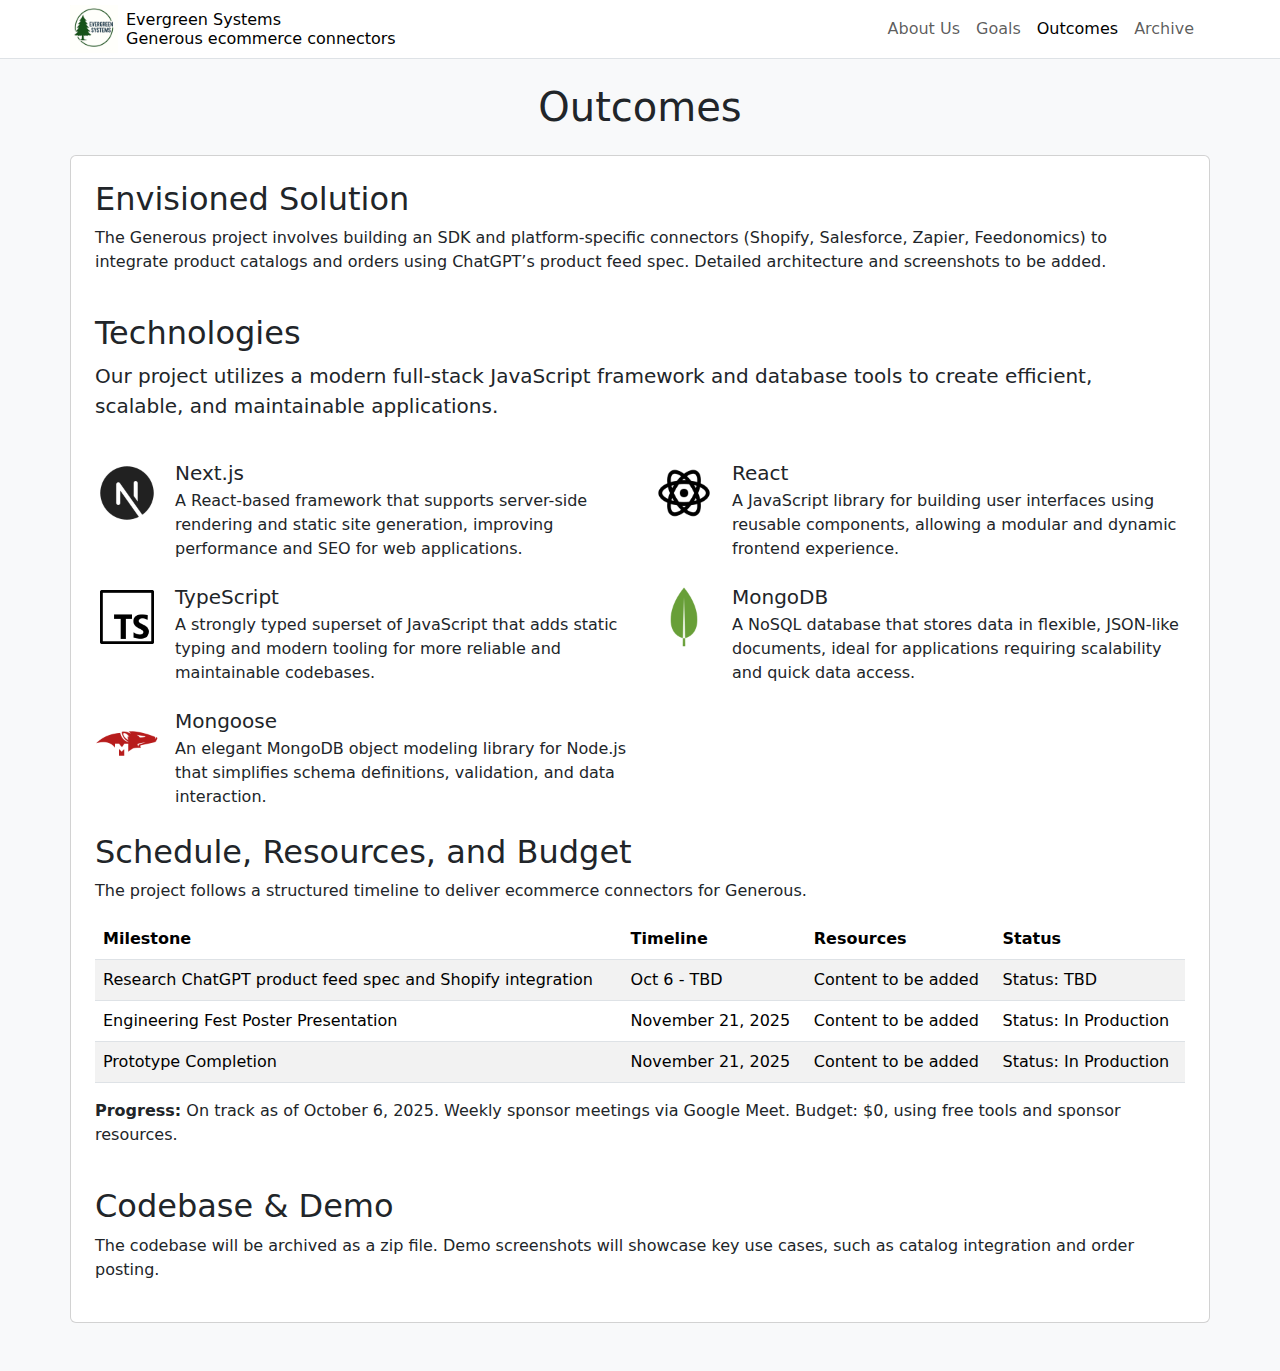
<file: index.html>
<!DOCTYPE html>
<html lang="en">
  <head>
    <meta charset="UTF-8">
    <title>Outcomes - Evergreen Systems</title>
    <meta name="viewport" content="width=device-width,initial-scale=1">
    <link rel="icon" href="../favicon.ico">

    <!-- Bootstrap CSS -->
    <link href="../bootstrap-5.3.8/dist/css/bootstrap.min.css" rel="stylesheet">

    <!-- Project-specific styles -->
    <link href="index.css" rel="stylesheet">
  </head>

  <body class="bg-light">

    <!-- ================================================================
         HEADER + NAVIGATION
         ----------------------------------------------------------------
         Includes Evergreen Systems logo, description, and navigation
         links to site sections: About Us, Goals, Outcomes, Archive.
         ================================================================= -->
    <header class="border-bottom bg-white mb-4">
      <nav class="navbar navbar-expand-md navbar-light container py-0">

        <!-- Brand: logo + text -->
        <a class="navbar-brand d-flex align-items-center gap-2" href="../">
          <img class="d-flex" src="../images/logo.webp"
               id="team-logo" alt="Evergreen Systems Logo"
               style="height:48px;">
          <span class="h6 mb-0 fw-normal">
            <div>Evergreen Systems</div>
            <div>Generous ecommerce connectors</div>
          </span>
        </a>

        <!-- Mobile navbar toggle button -->
        <button class="navbar-toggler border-0" type="button"
                data-bs-toggle="collapse" data-bs-target="#mainNav">
          <span class="navbar-toggler-icon"></span>
        </button>

        <!-- Navigation links -->
        <div class="collapse navbar-collapse" id="mainNav">
          <ul class="navbar-nav ms-auto px-2">
            <li class="nav-item">
              <a class="nav-link" href="../about-us">About Us</a>
            </li>
            <li class="nav-item">
              <a class="nav-link" href="../goals">Goals</a>
            </li>
            <li class="nav-item">
              <a class="nav-link active" href="../outcomes">Outcomes</a>
            </li>
            <li class="nav-item">
              <a class="nav-link" href="../archive">Archive</a>
            </li>
          </ul>
        </div>

      </nav>
    </header>

    <!-- ================================================================
         MAIN CONTENT AREA
         ----------------------------------------------------------------
         Contains the Outcomes page title and project-specific sections.
         Each section is inside a Bootstrap card for consistent spacing.
         ================================================================= -->
    <main class="container pb-5">

      <!-- Page title -->
      <h1 class="h1 text-center mb-4">Outcomes</h1>

      <!-- Card container for all content -->
      <section class="row">
        <div class="card p-4">

          <!-- ----------------------------------------------------------
               SECTION: Envisioned Solution
               ---------------------------------------------------------- -->
          <div class="mb-4">
            <h2>Envisioned Solution</h2>
            <p>
              The Generous project involves building an SDK and platform-specific
              connectors (Shopify, Salesforce, Zapier, Feedonomics) to integrate
              product catalogs and orders using ChatGPT’s product feed spec.
              Detailed architecture and screenshots to be added.
            </p>
          </div>

          <!-- ----------------------------------------------------------
               SECTION: Technologies
               ---------------------------------------------------------- -->
          <div class="mb-4">
            <h2>Technologies</h2>
            <p class="lead">
              Our project utilizes a modern full-stack JavaScript framework and database tools
              to create efficient, scalable, and maintainable applications.
            </p>

            <div class="row row-cols-1 row-cols-md-2 g-4 mt-3">

              <!-- Next.js -->
              <div class="col">
                <div class="d-flex align-items-start gap-3">
                  <img src="../images/nextjs-placeholder.png" alt="Next.js logo"
                      style="width:64px; height:64px; object-fit:contain;">
                  <div>
                    <h5 class="mb-1">Next.js</h5>
                    <p class="mb-0">
                      A React-based framework that supports server-side rendering and static site generation,
                      improving performance and SEO for web applications.
                    </p>
                  </div>
                </div>
              </div>

              <!-- React -->
              <div class="col">
                <div class="d-flex align-items-start gap-3">
                  <img src="../images/react-placeholder.png" alt="React logo"
                      style="width:64px; height:64px; object-fit:contain;">
                  <div>
                    <h5 class="mb-1">React</h5>
                    <p class="mb-0">
                      A JavaScript library for building user interfaces using reusable components,
                      allowing a modular and dynamic frontend experience.
                    </p>
                  </div>
                </div>
              </div>

              <!-- TypeScript -->
              <div class="col">
                <div class="d-flex align-items-start gap-3">
                  <img src="../images/typescript-placeholder.png" alt="TypeScript logo"
                      style="width:64px; height:64px; object-fit:contain;">
                  <div>
                    <h5 class="mb-1">TypeScript</h5>
                    <p class="mb-0">
                      A strongly typed superset of JavaScript that adds static typing and modern
                      tooling for more reliable and maintainable codebases.
                    </p>
                  </div>
                </div>
              </div>

              <!-- MongoDB -->
              <div class="col">
                <div class="d-flex align-items-start gap-3">
                  <img src="../images/mongodb-placeholder.png" alt="MongoDB logo"
                      style="width:64px; height:64px; object-fit:contain;">
                  <div>
                    <h5 class="mb-1">MongoDB</h5>
                    <p class="mb-0">
                      A NoSQL database that stores data in flexible, JSON-like documents,
                      ideal for applications requiring scalability and quick data access.
                    </p>
                  </div>
                </div>
              </div>

              <!-- Mongoose -->
              <div class="col">
                <div class="d-flex align-items-start gap-3">
                  <img src="../images/mongoose-placeholder.png" alt="Mongoose logo"
                      style="width:64px; height:64px; object-fit:contain;">
                  <div>
                    <h5 class="mb-1">Mongoose</h5>
                    <p class="mb-0">
                      An elegant MongoDB object modeling library for Node.js that simplifies schema
                      definitions, validation, and data interaction.
                    </p>
                  </div>
                </div>
              </div>

            </div>
          </div>

          <!-- ----------------------------------------------------------
               SECTION: Schedule, Resources, and Budget
               ---------------------------------------------------------- -->
          <div class="mb-4">
            <h2>Schedule, Resources, and Budget</h2>

            <p>
              The project follows a structured timeline to deliver ecommerce connectors for Generous.
            </p>

            <!-- Table for milestone tracking -->
            <table class="table table-striped">
              <thead>
                <tr>
                  <th>Milestone</th>
                  <th>Timeline</th>
                  <th>Resources</th>
                  <th>Status</th>
                </tr>
              </thead>
              <tbody>
                <tr>
                  <td>
                    Research ChatGPT product feed spec and Shopify integration
                  </td>
                  <td>Oct 6 - TBD </td>
                  <td>Content to be added</td>
                  <td>Status: TBD</td>
                </tr>
                <tr>
                  <td>
                    Engineering Fest Poster Presentation
                  </td>
                  <td>November 21, 2025</td>
                  <td>Content to be added</td>
                  <td>Status: In Production</td>
                </tr>
                <tr>
                  <td>
                    Prototype Completion
                  </td>
                  <td>November 21, 2025</td>
                  <td>Content to be added</td>
                  <td>Status: In Production</td>
                </tr>
              </tbody>
            </table>

            <p>
              <strong>Progress:</strong> On track as of October 6, 2025.
              Weekly sponsor meetings via Google Meet. Budget: $0,
              using free tools and sponsor resources.
            </p>
          </div>

          <!-- ----------------------------------------------------------
               SECTION: Codebase & Demo
               ---------------------------------------------------------- -->
          <div>
            <h2>Codebase & Demo</h2>
            <p>
              The codebase will be archived as a zip file. Demo screenshots
              will showcase key use cases, such as catalog integration and
              order posting.
            </p>
          </div>

        </div> <!-- End of card -->
      </section> <!-- End of content section -->

    </main>

    <!-- ================================================================
         SCRIPTS
         ----------------------------------------------------------------
         Loads Bootstrap JS bundle for collapsible navigation functionality.
         ================================================================= -->
    <script src="../bootstrap-5.3.8/dist/js/bootstrap.bundle.min.js"></script>
  </body>
</html>
</file>
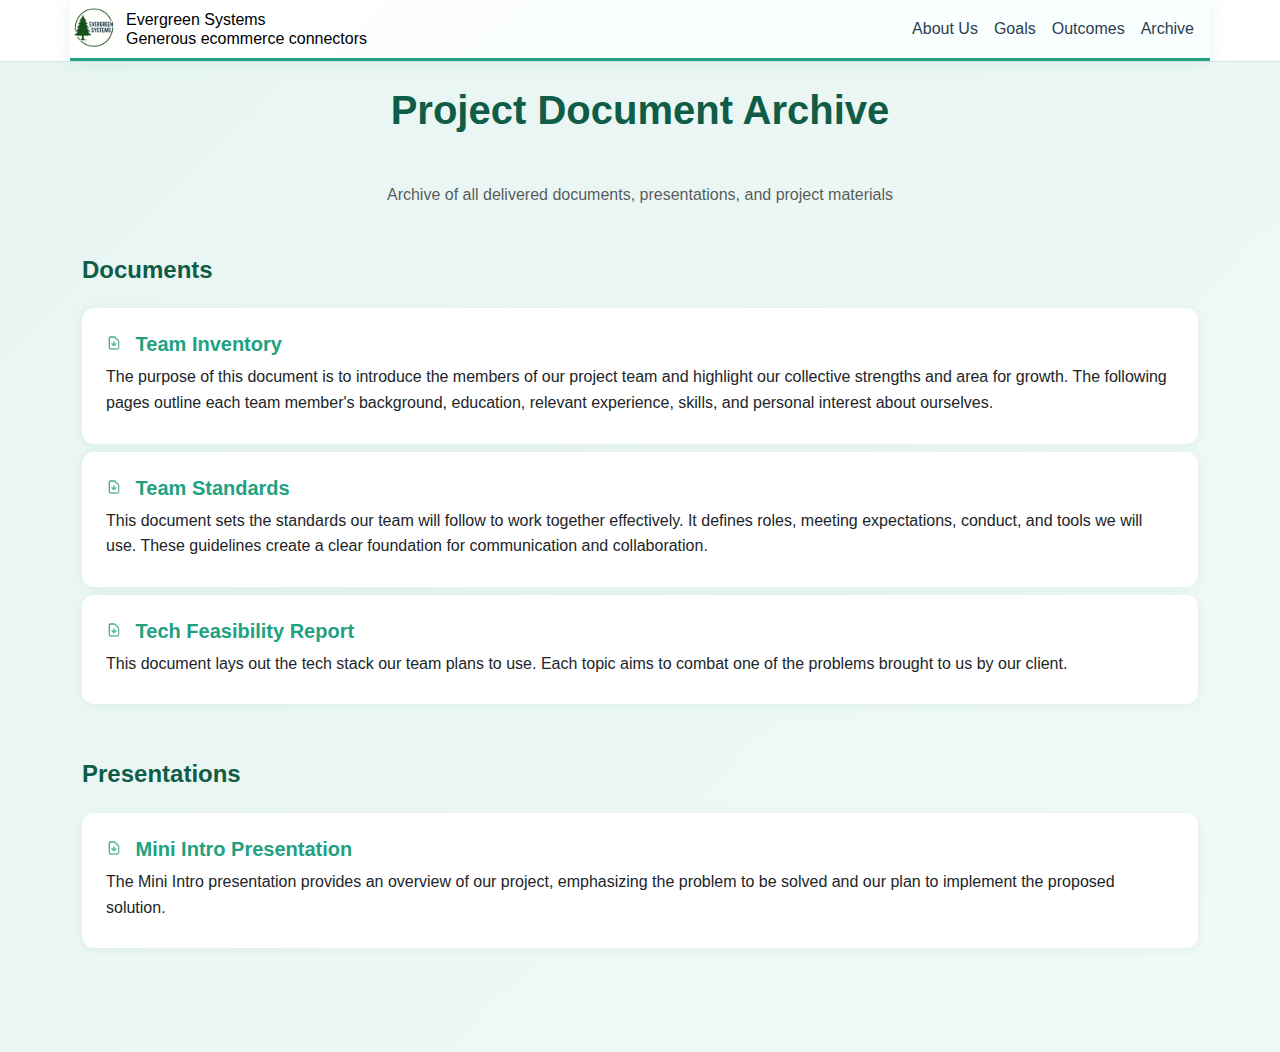
<file: archive/index.html>
<!DOCTYPE html>
<html lang="en">
    <head>
        <meta charset="UTF-8">
        <title>Evergreen Systems</title>
        <meta name="viewport" content="width=device-width,initial-scale=1">
        <link rel="icon" href="../favicon.ico">
        <link href="../bootstrap-5.3.8/dist/css/bootstrap.min.css" rel="stylesheet">
        <link href="index.css" rel="stylesheet">
    </head>

    <body class="bg-light">

        <!-- Header + Navigation -->
        <header class="border-bottom bg-white mb-4">
            <nav class="navbar navbar-expand-md navbar-light container py-0">
                <a class="navbar-brand d-flex align-items-center gap-2" href="../index.html">
                    <img class="d-flex" src="../images/logo.webp" id="team-logo" alt="Evergreen Systems Logo" style="height:48px;">
                    <span class="h6 mb-0 fw-normal">
                        <div>Evergreen Systems</div>
                        <div>Generous ecommerce connectors</div>
                    </span>
                </a>
                <button class="navbar-toggler border-0" type="button" data-bs-toggle="collapse" data-bs-target="#mainNav">
                    <span class="navbar-toggler-icon"></span>
                </button>
                <div class="collapse navbar-collapse" id="mainNav">
                    <ul class="navbar-nav ms-auto px-2">
                        <li class="nav-item"><a class="nav-link py-3" href="../about-us/index.html">About Us</a></li>
                        <li class="nav-item"><a class="nav-link py-3" href="../goals/index.html">Goals</a></li>
                        <li class="nav-item"><a class="nav-link py-3" href="../outcomes/index.html">Outcomes</a></li>
                        <li class="nav-item"><a class="nav-link py-3" href="index.html">Archive</a></li>
                    </ul>
                </div>
            </nav>
        </header>

        <main class="container pb-5">

            <h1 class="h1 text-center mb-5">Project Document Archive</h1>
            <p class="text-center text-muted mb-5">Archive of all delivered documents, presentations, and project materials</p>

            <!-- Documents Section -->
            <section class="mb-5">
                <h2 class="h4 mb-4">Documents</h2>
                <div class="list-group">
                    <div class="list-group-item">
                        <div class="d-flex w-100 justify-content-between align-items-start">
                            <div class="flex-grow-1">
                                <h5 class="mb-2">
                                    <a href="../Team-Inventory.pdf" class="text-decoration-none" target="_blank" download>
                                        Team Inventory
                                    </a>
                                </h5>
                                <p class="mb-1">The purpose of this document is to introduce the members of our project team and highlight our collective strengths and area for growth. The following pages outline each team member's background, education, relevant experience, skills, and personal interest about ourselves.</p>
                            </div>
                        </div>
                    </div>
                    
                    <div class="list-group-item">
                        <div class="d-flex w-100 justify-content-between align-items-start">
                            <div class="flex-grow-1">
                                <h5 class="mb-2">
                                    <a href="Team-Standards.pdf" class="text-decoration-none" target="_blank" download>
                                        Team Standards
                                    </a>
                                </h5>
                                <p class="mb-1">This document sets the standards our team will follow to work together effectively. It defines roles, meeting expectations, conduct, and tools we will use. These guidelines create a clear foundation for communication and collaboration.</p>
                            </div>
                        </div>
                    </div>
                    <div class="list-group-item">
                        <div class="d-flex w-100 justify-content-between align-items-start">
                            <div class="flex-grow-1">
                                <h5 class="mb-2">
                                    <a href="Tech-Feasibility-Final.pdf" class="text-decoration-none" target="_blank" download>
                                        Tech Feasibility Report
                                    </a>
                                </h5>
                                <p class="mb-1">This document lays out the tech stack our team plans to use. Each topic aims to combat one of the problems brought to us by our client.</p>
                            </div>
                        </div>
                    </div>
                </div>
            </section>

            <!-- Presentations Section -->
            <section class="mb-5">
                <h2 class="h4 mb-4">Presentations</h2>
                <div class="list-group">
                    <div class="list-group-item">
                        <div class="d-flex w-100 justify-content-between align-items-start">
                            <div class="flex-grow-1">
                                <h5 class="mb-2">
                                    <a href="Mini-Intro-Presentation.pdf" class="text-decoration-none" target="_blank" download>
                                        Mini Intro Presentation
                                    </a>
                                </h5>
                                <p class="mb-1">The Mini Intro presentation provides an overview of our project, emphasizing the problem to be solved and our plan to implement the proposed solution.</p>
                            </div>
                        </div>
                    </div>
                </div>
            </section>


        </main>

        <script src="../bootstrap-5.3.8/dist/js/bootstrap.bundle.min.js"></script>
    </body>
</html>
</file>
<file: index.css>
.headshot {
    width: 140px;
    height: 140px;
    object-fit: cover;
    border-radius: 50%;
    border: 2px solid #0d6efd;
    background: #f8f9fa;
}
.sponsor-shot {
    width: 180px;
    height: 180px;
    object-fit: contain;
    border-radius: 12px;
    background: #fff;
    border: 2px solid #198754;
    padding: 8px;
}
</file>
<file: archive/index.css>
/* ================================================================
   CUSTOM COLOR SCHEME
   Primary: #21a17f (Teal Green)
   Secondary: #86c4b6 (Light Teal)
   Accent: #1a8a6b (Darker Teal)
   Light: #e8f5f2 (Very Light Teal)
   ================================================================= */

:root {
    --primary-color: #21a17f;
    --secondary-color: #86c4b6;
    --accent-color: #1a8a6b;
    --light-teal: #e8f5f2;
    --dark-teal: #0f5d47;
    --gradient-primary: linear-gradient(135deg, #21a17f 0%, #86c4b6 100%);
    --gradient-light: linear-gradient(135deg, #e8f5f2 0%, #f0f9f6 100%);
}

/* ================================================================
   GLOBAL STYLES
   ================================================================= */

body {
    font-family: 'Inter', -apple-system, BlinkMacSystemFont, 'Segoe UI', Roboto, sans-serif;
    line-height: 1.6;
    color: #2c3e50;
}

/* ================================================================
   HEADER & NAVIGATION
   ================================================================= */

.navbar {
    background: linear-gradient(135deg, #ffffff 0%, #f8fffe 100%) !important;
    box-shadow: 0 2px 20px rgba(33, 161, 127, 0.1);
    border-bottom: 3px solid var(--primary-color) !important;
}

.navbar-brand {
    transition: transform 0.3s ease;
}

.navbar-brand:hover {
    transform: translateY(-2px);
}

.nav-link {
    color: #2c3e50 !important;
    font-weight: 500;
    position: relative;
    transition: all 0.3s ease;
}

.nav-link:hover {
    color: var(--primary-color) !important;
    transform: translateY(-1px);
}

.nav-link::after {
    content: '';
    position: absolute;
    width: 0;
    height: 3px;
    bottom: 0;
    left: 50%;
    background: var(--gradient-primary);
    transition: all 0.3s ease;
    transform: translateX(-50%);
}

.nav-link:hover::after {
    width: 80%;
}

.nav-link.active {
    color: var(--primary-color) !important;
    font-weight: 600 !important;
}

.nav-link.active::after {
    width: 80%;
}

/* ================================================================
   CARDS & COMPONENTS
   ================================================================= */

.card {
    border: none !important;
    border-radius: 16px !important;
    box-shadow: 0 4px 20px rgba(33, 161, 127, 0.08) !important;
    transition: all 0.3s ease;
    background: linear-gradient(135deg, #ffffff 0%, #fafbfc 100%);
}

.card:hover {
    transform: translateY(-5px);
    box-shadow: 0 8px 30px rgba(33, 161, 127, 0.15) !important;
}

.card-body {
    padding: 2rem !important;
}

/* ================================================================
   DOWNLOAD LINKS - CUSTOM STYLING
   ================================================================= */

.list-group-item a {
    color: var(--primary-color) !important;
    font-weight: 600 !important;
    transition: all 0.3s ease !important;
    position: relative !important;
    text-decoration: none !important;
}

.list-group-item a:hover {
    color: var(--accent-color) !important;
    transform: translateX(5px) !important;
    text-decoration: none !important;
}

.list-group-item a::after {
    content: ' 📥';
    opacity: 0;
    transition: all 0.3s ease;
    margin-left: 8px;
}

.list-group-item a:hover::after {
    opacity: 1;
    transform: scale(1.2);
}

/* Alternative download icon using CSS */
.list-group-item a::before {
    content: '';
    display: inline-block;
    width: 16px;
    height: 16px;
    background: var(--gradient-primary);
    mask: url("data:image/svg+xml,%3Csvg xmlns='http://www.w3.org/2000/svg' fill='none' viewBox='0 0 24 24' stroke='currentColor'%3E%3Cpath stroke-linecap='round' stroke-linejoin='round' stroke-width='2' d='M12 10v6m0 0l-3-3m3 3l3-3m2 8H7a2 2 0 01-2-2V5a2 2 0 012-2h5.586a1 1 0 01.707.293l5.414 5.414a1 1 0 01.293.707V19a2 2 0 01-2 2z'/%3E%3C/svg%3E");
    -webkit-mask: url("data:image/svg+xml,%3Csvg xmlns='http://www.w3.org/2000/svg' fill='none' viewBox='0 0 24 24' stroke='currentColor'%3E%3Cpath stroke-linecap='round' stroke-linejoin='round' stroke-width='2' d='M12 10v6m0 0l-3-3m3 3l3-3m2 8H7a2 2 0 01-2-2V5a2 2 0 012-2h5.586a1 1 0 01.707.293l5.414 5.414a1 1 0 01.293.707V19a2 2 0 01-2 2z'/%3E%3C/svg%3E");
    mask-size: contain;
    -webkit-mask-size: contain;
    margin-right: 8px;
    transition: all 0.3s ease;
}

.list-group-item a:hover::before {
    transform: scale(1.2) rotate(5deg);
}

/* ================================================================
   LIST GROUPS
   ================================================================= */

.list-group-item {
    border: none !important;
    border-radius: 12px !important;
    margin-bottom: 0.5rem !important;
    transition: all 0.3s ease !important;
    background: white !important;
    box-shadow: 0 2px 10px rgba(33, 161, 127, 0.08) !important;
    padding: 1.5rem !important;
}

.list-group-item:hover {
    transform: translateX(5px) !important;
    box-shadow: 0 4px 20px rgba(33, 161, 127, 0.15) !important;
    background: var(--light-teal) !important;
}

/* ================================================================
   TYPOGRAPHY
   ================================================================= */

h1, h2, h3, h4, h5, h6 {
    color: var(--dark-teal) !important;
    font-weight: 700 !important;
    margin-bottom: 1rem !important;
}

.display-5 {
    background: var(--gradient-primary);
    -webkit-background-clip: text;
    -webkit-text-fill-color: transparent;
    background-clip: text;
    font-weight: 800 !important;
}

.lead {
    color: #5a6c7d !important;
    font-weight: 500 !important;
}

/* ================================================================
   BACKGROUNDS
   ================================================================= */

.bg-light {
    background: var(--gradient-light) !important;
}

/* ================================================================
   RESPONSIVE DESIGN
   ================================================================= */

@media (max-width: 768px) {
    .card-body {
        padding: 1.5rem !important;
    }
    
    .list-group-item {
        padding: 1rem !important;
    }
}

/* ================================================================
   ANIMATIONS
   ================================================================= */

@keyframes fadeInUp {
    from {
        opacity: 0;
        transform: translateY(30px);
    }
    to {
        opacity: 1;
        transform: translateY(0);
    }
}

.card, .list-group-item {
    animation: fadeInUp 0.6s ease-out;
}

/* ================================================================
   CUSTOM UTILITIES
   ================================================================= */

.text-primary-custom {
    color: var(--primary-color) !important;
}

.bg-primary-custom {
    background: var(--gradient-primary) !important;
}

.border-primary-custom {
    border-color: var(--primary-color) !important;
}
</file>
